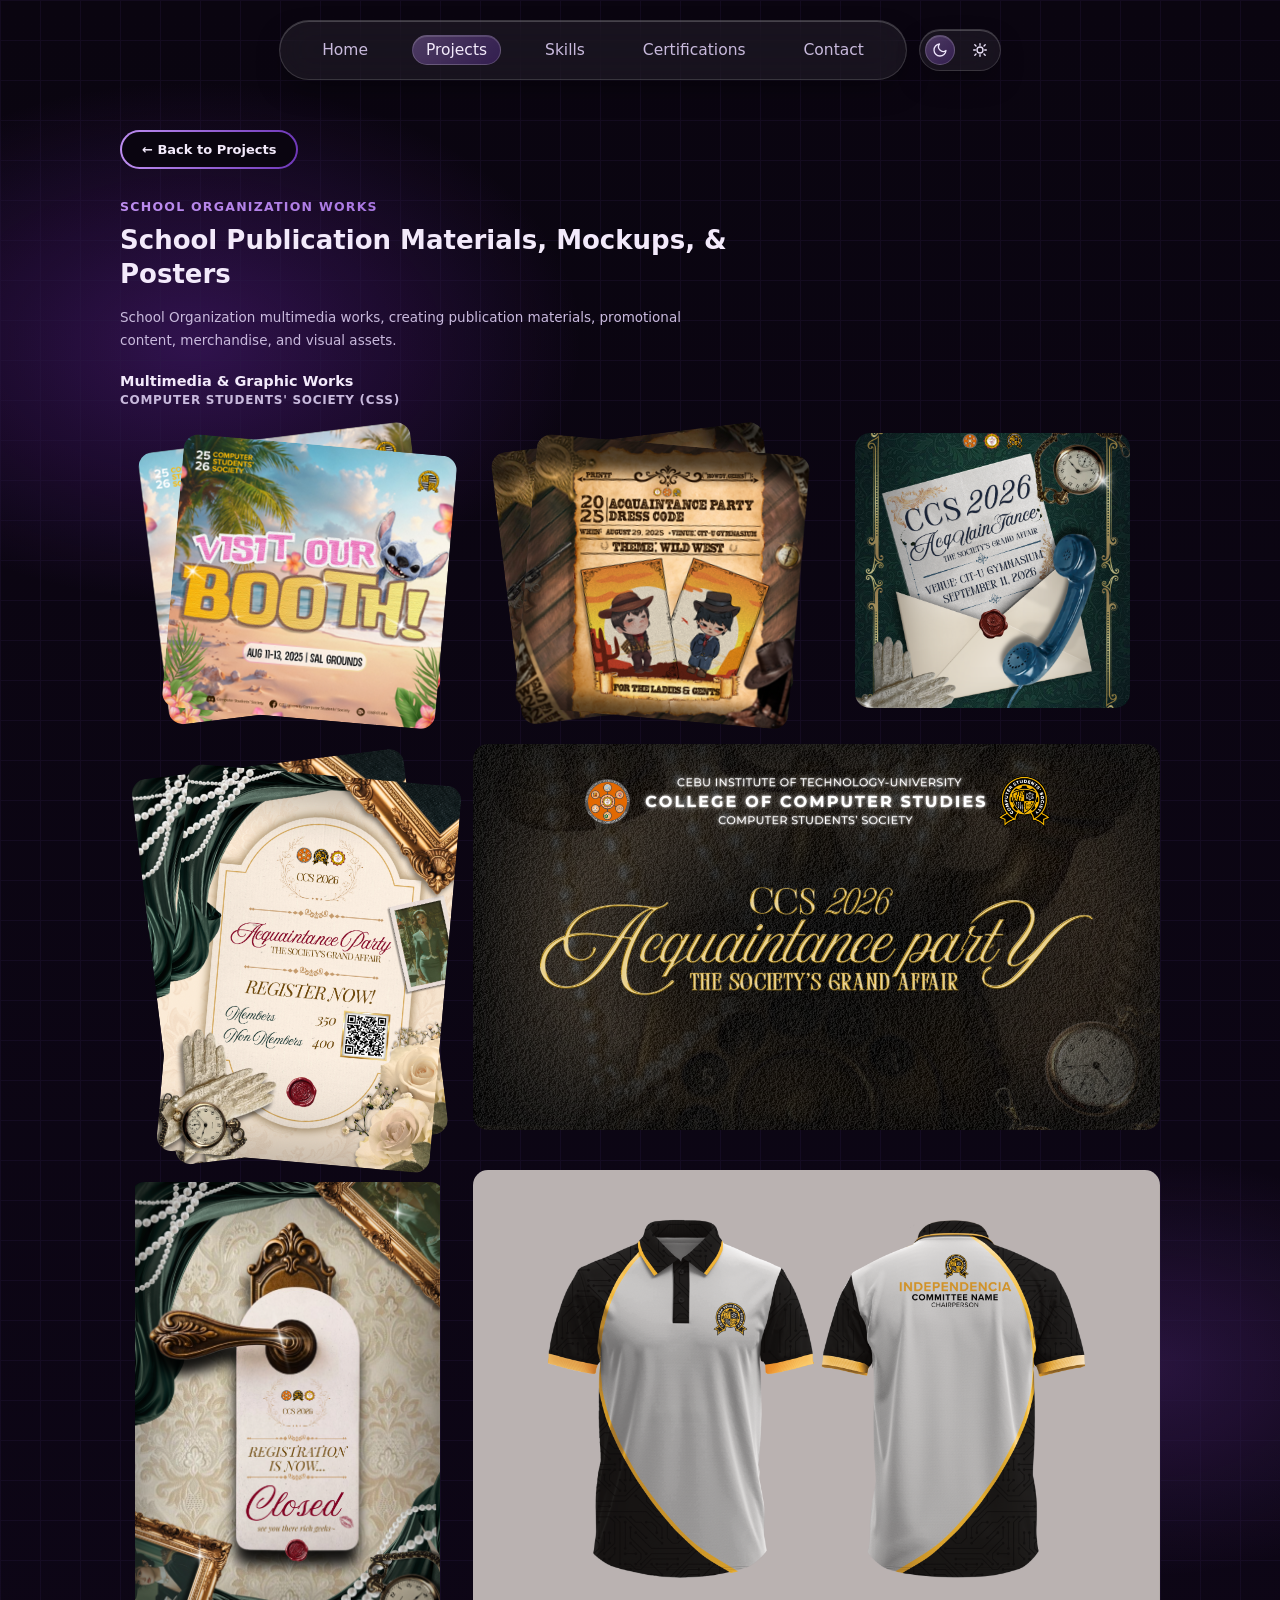
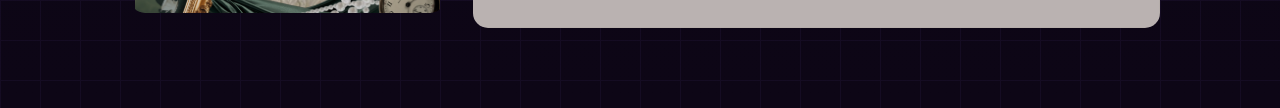
<file: gallery.html>
<!DOCTYPE html>
<html lang="en">
<head>
  <meta charset="UTF-8">
  <meta name="viewport" content="width=device-width, initial-scale=1">
  <meta name="theme-color" content="#0A0510">
  <title>CSS Project Gallery | Davina's Art</title>
  <link rel="icon" type="image/png" sizes="32x32" href="./photos/palette.png">
  <link rel="stylesheet" href="gallery.css">
</head>
<body>
  <header class="site-header">
    <nav aria-label="Main navigation">
      <a href="index.html#home">Home</a>
      <a href="index.html#projects" class="active" aria-current="page">Projects</a>
      <a href="index.html#skills">Skills</a>
      <a href="index.html#certifications">Certifications</a>
      <a href="index.html#contact">Contact</a>
    </nav>
    <div class="nav-toggles" aria-label="Color theme">
      <button class="toggle-btn active" id="darkThemeToggle" type="button" aria-label="Dark mode" aria-pressed="true">
        <svg viewBox="0 0 24 24" stroke-width="2" stroke-linecap="round" stroke-linejoin="round" aria-hidden="true">
          <path d="M21 12.79A9 9 0 1 1 11.21 3 7 7 0 0 0 21 12.79z"/>
        </svg>
      </button>
      <button class="toggle-btn" id="lightThemeToggle" type="button" aria-label="Light mode" aria-pressed="false">
        <svg viewBox="0 0 24 24" stroke-width="2" stroke-linecap="round" stroke-linejoin="round" aria-hidden="true">
          <circle cx="12" cy="12" r="4.5"/>
          <line x1="12" y1="2.5" x2="12" y2="5"/>
          <line x1="12" y1="19" x2="12" y2="21.5"/>
          <line x1="4.2" y1="4.2" x2="6" y2="6"/>
          <line x1="18" y1="18" x2="19.8" y2="19.8"/>
          <line x1="2.5" y1="12" x2="5" y2="12"/>
          <line x1="19" y1="12" x2="21.5" y2="12"/>
          <line x1="4.2" y1="19.8" x2="6" y2="18"/>
          <line x1="18" y1="6" x2="19.8" y2="4.2"/>
        </svg>
      </button>
    </div>
  </header>

  <main class="gallery-wrap">
    <div class="sparkle-layer" aria-hidden="true">
      <span class="sparkle" style="top:6%;left:3%;animation-delay:.3s"><span class="bar-h"></span><span class="bar-v"></span><span class="core"></span></span>
      <span class="sparkle" style="top:9%;left:94%;animation-delay:1.7s"><span class="bar-h"></span><span class="bar-v"></span><span class="core"></span></span>
      <span class="sparkle" style="top:92%;left:5%;animation-delay:2.6s"><span class="bar-h"></span><span class="bar-v"></span><span class="core"></span></span>
      <span class="sparkle" style="top:90%;left:93%;animation-delay:1s"><span class="bar-h"></span><span class="bar-v"></span><span class="core"></span></span>
      <span class="sparkle" style="top:25%;left:2%;animation-delay:2.1s"><span class="bar-h"></span><span class="bar-v"></span><span class="core"></span></span>
      <span class="sparkle" style="top:25%;left:96%;animation-delay:.7s"><span class="bar-h"></span><span class="bar-v"></span><span class="core"></span></span>
      <span class="sparkle" style="top:48%;left:3%;animation-delay:3.2s"><span class="bar-h"></span><span class="bar-v"></span><span class="core"></span></span>
      <span class="sparkle" style="top:48%;left:95%;animation-delay:1.4s"><span class="bar-h"></span><span class="bar-v"></span><span class="core"></span></span>
      <span class="sparkle" style="top:70%;left:2%;animation-delay:2.8s"><span class="bar-h"></span><span class="bar-v"></span><span class="core"></span></span>
      <span class="sparkle" style="top:70%;left:94%;animation-delay:.5s"><span class="bar-h"></span><span class="bar-v"></span><span class="core"></span></span>
      <span class="spark-h" style="top:4%;animation-delay:1.2s"></span>
      <span class="spark-h" style="top:97%;animation-delay:4s"></span>
      <span class="spark-v" style="left:2%;animation-delay:2.4s"></span>
      <span class="spark-v" style="left:97%;animation-delay:5s"></span>
    </div>

    <div class="gallery-inner">
      <a href="index.html#projects" class="back-btn">&larr; Back to Projects</a>

      <span class="eyebrow" id="galleryEyebrow">SCHOOL ORGANIZATION WORKS</span>
      <h1 class="gallery-title" id="galleryHeading">School Publication Materials, Mockups, &amp; Posters</h1>
      <p class="gallery-desc" id="galleryDesc">School Organization multimedia works, creating publication materials, promotional content, merchandise, and visual assets.</p>

      <div class="gallery-meta">
        <span class="gallery-category" id="galleryCategory">Multimedia &amp; Graphic Works</span>
        <span class="gallery-project" id="galleryProjectTitle">COMPUTER STUDENTS' SOCIETY (CSS)</span>
      </div>

      <div class="gallery-grid" id="galleryGrid" aria-label="Project gallery"></div>
    </div>
  </main>

  <dialog class="photo-lightbox" id="photoLightbox" aria-label="Artwork photo viewer">
    <div class="lightbox-panel">
      <div class="lightbox-toolbar">
        <p class="lightbox-counter" id="lightboxCounter" aria-live="polite"></p>
        <div class="lightbox-controls">
          <button type="button" id="closeLightbox" aria-label="Close photo viewer">
            <svg viewBox="0 0 24 24" aria-hidden="true"><path d="m6 6 12 12M18 6 6 18"/></svg>
          </button>
        </div>
      </div>
      <div class="lightbox-viewer" id="lightboxViewer">
        <button type="button" class="lightbox-arrow" id="previousPhoto" aria-label="Previous photo">
          <svg viewBox="0 0 24 24" aria-hidden="true"><path d="m15 4-8 8 8 8"/></svg>
        </button>
        <img class="lightbox-image" id="lightboxImage" alt="">
        <button type="button" class="lightbox-arrow" id="nextPhoto" aria-label="Next photo">
          <svg viewBox="0 0 24 24" aria-hidden="true"><path d="m9 4 8 8-8 8"/></svg>
        </button>
      </div>
      <p class="lightbox-hint">Click the photo to zoom in or out · Scroll to adjust zoom · Drag to pan · Use arrows or swipe to browse</p>
    </div>
  </dialog>

  <script src="gallery.js"></script>
</body>
</html>
</file>
<file: gallery.css>
:root{
  --bg-void: #0A0510;
  --bg-void-2: #0D0616;
  --bg-panel: #170B28;
  --line: #2E1D4A;
  --violet: #9333EA;
  --violet-bright: #A855F7;
  --text-hi: #F3EAFB;
  --text-mid: #C9BADD;
  --grad-a: #BD8DF0;
  --grad-b: #6F38B9;
  --text-low: #8577A0;
  --text-accent: #D4B2F2;
  --violet-deep: #6D28D9;
  --lilac: #C084FC;
  --grad-text-a: #BD8DF0;
  --grad-text-b: #6F38B9;
}

body.light-mode{
  --bg-void: #e6e0f0;
  --bg-void-2: #EFE9F8;
  --bg-panel: #FBF9FD;
  --line: #b4b4b4;
  --text-hi: #241338;
  --text-mid: #5B4A78;
  --text-low: #8577A0;
  --text-accent: #7C3AED;
  --grad-text-a: #9333EA;
  --grad-text-b: #4C1D95;
}

*{ box-sizing: border-box; }
html{ min-height: 100%; }
body{
  min-height: 100vh;
  margin: 0;
  background: var(--bg-void);
  color: var(--text-hi);
  font-family: 'Segoe UI', system-ui, sans-serif;
}
body, body *{
  transition: background-color .35s ease, color .35s ease, border-color .35s ease;
}

.site-header{
  position: fixed;
  top: 20px;
  left: 0;
  right: 0;
  z-index: 10;
  display: flex;
  align-items: center;
  justify-content: center;
  gap: 12px;
  padding: 0 20px;
}
nav{
  display: flex;
  align-items: center;
  gap: 30px;
  padding: 14px 28px;
  border: 1px solid rgba(255,255,255,.14);
  border-radius: 999px;
  background: rgba(255,255,255,.06);
  backdrop-filter: blur(18px);
  -webkit-backdrop-filter: blur(18px);
  box-shadow:
    inset 0 1px 0 rgba(255,255,255,.2),
    0 12px 30px -10px rgba(0,0,0,.5);
  flex: 0 1 auto;
  min-width: 0;
}
.nav-toggles{
  display: flex;
  flex: 0 0 auto;
  align-items: center;
  gap: 10px;
  padding: 5px;
  border: 1px solid rgba(255,255,255,.14);
  border-radius: 999px;
  background: rgba(255,255,255,.06);
  backdrop-filter: blur(18px);
  -webkit-backdrop-filter: blur(18px);
  box-shadow:
    inset 0 1px 0 rgba(255,255,255,.2),
    0 12px 30px -10px rgba(0,0,0,.5);
}
.toggle-btn{
  display: flex;
  width: 30px;
  height: 30px;
  align-items: center;
  justify-content: center;
  padding: 0;
  border: 1px solid transparent;
  border-radius: 50%;
  background: transparent;
  cursor: pointer;
  transition: background .35s ease, border-color .35s ease, box-shadow .35s ease;
}
.toggle-btn.active{
  border-color: rgba(255,255,255,.18);
  background: linear-gradient(135deg, rgba(189,141,240,.32), rgba(111,56,185,.32));
  box-shadow: inset 0 1px 0 rgba(255,255,255,.15);
}
.toggle-btn svg{
  width: 16px;
  height: 16px;
  fill: none;
  stroke: #EDE4FB;
}
body.light-mode nav,
body.light-mode .nav-toggles{
  border-color: rgba(10,5,16,.1);
  background: rgba(10,5,16,.045);
  box-shadow:
    inset 0 1px 0 rgba(255,255,255,.6),
    0 12px 30px -10px rgba(111,56,185,.18);
}
body.light-mode .toggle-btn svg{
  stroke: #6F38B9;
}
body.light-mode .gallery-wrap{
  background:
    radial-gradient(ellipse 600px 400px at 15% 20%, rgba(147,51,234,.11), transparent 65%),
    radial-gradient(ellipse 500px 350px at 90% 80%, rgba(168,85,247,.08), transparent 60%),
    linear-gradient(180deg, var(--bg-void), var(--bg-void-2));
}
body.light-mode .gallery-item{
  background: linear-gradient(145deg, rgba(255,255,255,.78), rgba(251,249,253,.9));
}
body.light-mode .gallery-folder,
body.light-mode .gallery-single{
  background: transparent;
}
body.light-mode .photo-lightbox{
  background: var(--bg-void-2);
}
body.light-mode .lightbox-viewer{
  background:
    radial-gradient(ellipse at center, rgba(147,51,234,.08), transparent 70%),
    rgba(255,255,255,.45);
  border-color: rgba(36,19,56,.12);
}
body.light-mode .lightbox-controls button,
body.light-mode .lightbox-arrow{
  background:
    linear-gradient(var(--bg-void-2), var(--bg-void-2)) padding-box,
    linear-gradient(90deg, var(--grad-a), var(--grad-b)) border-box;
  color: var(--text-hi);
}
body.light-mode .back-btn{
  background:
    linear-gradient(var(--bg-void), var(--bg-void)) padding-box,
    linear-gradient(90deg, var(--grad-a), var(--grad-b)) border-box;
  color: var(--text-hi);
}
nav a{
  position: relative;
  padding: 6px 14px;
  border-radius: 999px;
  color: var(--text-mid);
  font-size: 15.5px;
  font-weight: 500;
  text-decoration: none;
  transition: color .3s ease;
}
nav a::after{
  position: absolute;
  inset: 0;
  z-index: -1;
  border: 1px solid rgba(255,255,255,.18);
  border-radius: 999px;
  background: linear-gradient(135deg, rgba(189,141,240,.32), rgba(111,56,185,.32));
  box-shadow: inset 0 1px 0 rgba(255,255,255,.15);
  content: "";
  transform: scaleX(0);
  transform-origin: left;
  transition: transform .35s ease;
}
nav a:hover,
nav a.active{
  color: var(--text-hi);
}
nav a:hover::after,
nav a.active::after{
  transform: scaleX(1);
}

.gallery-wrap{
  position: relative;
  min-height: 100vh;
  overflow: hidden;
  padding: 130px 40px 80px;
  background:
    radial-gradient(ellipse 600px 400px at 15% 20%, rgba(147,51,234,.28), transparent 65%),
    radial-gradient(ellipse 500px 350px at 90% 80%, rgba(168,85,247,.18), transparent 60%),
    linear-gradient(180deg, var(--bg-void), var(--bg-void-2));
}
.gallery-wrap::before{
  position: absolute;
  inset: 0;
  z-index: 1;
  background-image:
    linear-gradient(var(--line) 1px, transparent 1px),
    linear-gradient(90deg, var(--line) 1px, transparent 1px);
  background-size: 40px 40px;
  content: "";
  opacity: .26;
}
.gallery-inner{
  position: relative;
  z-index: 2;
  max-width: 1040px;
  margin: 0 auto;
  animation: gallery-reveal .95s cubic-bezier(.22,.9,.32,1) both;
}
@keyframes gallery-reveal{
  from{ opacity: 0; transform: translateY(26px); }
  to{ opacity: 1; transform: translateY(0); }
}

.sparkle-layer{
  position: absolute;
  inset: 0;
  z-index: 1;
  overflow: hidden;
  pointer-events: none;
}
.sparkle{
  position: absolute;
  width: 34px;
  height: 34px;
  opacity: 0;
  animation: twinkle 2s ease-in-out infinite;
}
.sparkle .bar-h{
  position: absolute;
  top: 50%;
  left: 0;
  width: 100%;
  height: 1.2px;
  background: linear-gradient(90deg, transparent, #9333EA 45%, #6D28D9 50%, #9333EA 55%, transparent);
  transform: translateY(-50%);
}
.sparkle .bar-v{
  position: absolute;
  top: 0;
  left: 50%;
  width: 1.2px;
  height: 100%;
  background: linear-gradient(180deg, transparent, #9333EA 45%, #6D28D9 50%, #9333EA 55%, transparent);
  transform: translateX(-50%);
}
.sparkle .core{
  position: absolute;
  top: 50%;
  left: 50%;
  width: 5px;
  height: 5px;
  border-radius: 50%;
  background: #fff;
  box-shadow: 0 0 6px 2px rgba(233,213,255,.9), 0 0 12px 4px rgba(147,51,234,.45);
  transform: translate(-50%,-50%);
}
@keyframes twinkle{
  0%,100%{ opacity: 0; transform: scale(.5) rotate(0deg); }
  50%{ opacity: 1; transform: scale(1) rotate(6deg); }
}
.spark-h,
.spark-v{
  position: absolute;
  opacity: 0;
  filter: blur(.4px);
}
.spark-h{
  left: -80px;
  width: 70px;
  height: 2px;
  background: linear-gradient(90deg, transparent, #E9D5FF, transparent);
  animation: travel-x 4s ease-in-out infinite;
}
@keyframes travel-x{
  0%{ left: -80px; opacity: 0; }
  12%{ opacity: 1; }
  45%{ opacity: 1; }
  58%{ opacity: 0; }
  100%{ left: 110%; opacity: 0; }
}
.spark-v{
  top: -70px;
  width: 2px;
  height: 60px;
  background: linear-gradient(180deg, transparent, #E9D5FF, transparent);
  animation: travel-y 5s ease-in-out infinite;
}
@keyframes travel-y{
  0%{ top: -70px; opacity: 0; }
  14%{ opacity: 1; }
  48%{ opacity: 1; }
  60%{ opacity: 0; }
  100%{ top: 110%; opacity: 0; }
}

.back-btn{
  display: inline-block;
  margin-bottom: 30px;
  padding: 10px 20px;
  border: 2px solid transparent;
  border-radius: 999px;
  background:
    linear-gradient(var(--bg-void), var(--bg-void)) padding-box,
    linear-gradient(90deg, var(--grad-a), var(--grad-b)) border-box;
  color: var(--text-hi);
  font-size: 13px;
  font-weight: 600;
  text-decoration: none;
  transition: transform .25s ease, box-shadow .25s ease;
}
.back-btn:hover{
  transform: translateY(-3px);
  box-shadow: 0 14px 28px -10px rgba(111,56,185,.6);
}
.eyebrow{
  display: block;
  margin-bottom: 10px;
  background: linear-gradient(90deg, var(--grad-a), var(--grad-b));
  background-clip: text;
  color: transparent;
  font-size: 12.5px;
  font-weight: 700;
  letter-spacing: .1em;
  -webkit-background-clip: text;
}
.gallery-title{
  max-width: 620px;
  margin: 0 0 14px;
  color: var(--text-hi);
  font-size: 26px;
  font-weight: 800;
  line-height: 1.3;
}
.gallery-desc{
  max-width: 620px;
  margin: 0 0 22px;
  color: var(--text-mid);
  font-size: 13.5px;
  line-height: 1.7;
}
.gallery-meta{
  display: flex;
  flex-direction: column;
  gap: 4px;
  margin-bottom: 26px;
}
.gallery-category{
  color: var(--text-hi);
  font-size: 14.5px;
  font-weight: 700;
}
.gallery-project{
  color: var(--text-mid);
  font-size: 12px;
  font-weight: 700;
  letter-spacing: .06em;
}
.gallery-grid{
  display: grid;
  grid-template-columns: repeat(3, minmax(0, 1fr));
  gap: 18px;
}
.gallery-item:nth-child(4),
.gallery-item:nth-child(5){
  margin-top: 18px;
}
.gallery-item{
  display: flex;
  min-height: 210px;
  align-items: center;
  justify-content: center;
  padding: 24px;
  border: 1px solid var(--line);
  border-radius: 14px;
  background: linear-gradient(145deg, rgba(31,17,54,.78), rgba(23,11,40,.9));
  text-align: center;
}
.gallery-folder{
  display: block;
  min-height: 0;
  padding: 0;
  border: 0;
  border-radius: 0;
  background: transparent;
  box-shadow: none;
  text-align: left;
}
.gallery-single{
  display: block;
  min-height: 0;
  padding: 0;
  border: 0;
  border-radius: 0;
  background: transparent;
  box-shadow: none;
}
.gallery-single-photo{
  position: relative;
  isolation: isolate;
  display: block;
  width: 82%;
  margin: 0 auto;
  padding: 0;
  aspect-ratio: 1;
  border: 0;
  border-radius: 15px;
  background: transparent;
  cursor: pointer;
  transition: transform .45s cubic-bezier(.22,.9,.32,1);
}
.gallery-single-photo img{
  display: block;
  width: 100%;
  height: 100%;
  border-radius: inherit;
  object-fit: cover;
}
.gallery-single-natural .gallery-single-photo{
  width: 100%;
}
.gallery-single-natural .gallery-single-photo img{
  object-fit: contain;
}
.gallery-single-wide{
  grid-column: 2 / span 2;
  grid-row: 2;
}
.gallery-single-wide-right{
  grid-column: 2 / span 2;
  grid-row: 3;
}
.gallery-single-portrait{
  grid-column: 1;
  grid-row: 3;
}
.gallery-single-wide .gallery-single-photo,
.gallery-single-wide-right .gallery-single-photo{
  width: 100%;
  margin: 0;
}
.gallery-single-portrait .gallery-single-photo{
  width: 94%;
  height: 94%;
  margin: 0 auto;
  aspect-ratio: auto;
  transform: translateY(12px);
}
.gallery-single-photo:hover{
  transform: translateY(-12px) scale(1.035);
}
.folder-heading{
  display: flex;
  align-items: center;
  justify-content: space-between;
  gap: 12px;
  margin-bottom: 12px;
}
.folder-heading strong{
  color: var(--text-hi);
  font-size: 15px;
}
.folder-stage{
  position: relative;
  width: 100%;
  aspect-ratio: 1.25;
  isolation: isolate;
}
.gallery-folder-portrait .folder-stage{
  aspect-ratio: .82;
}
.gallery-folder-portrait .folder-photo{
  width: 82%;
}
.folder-photo{
  position: absolute;
  isolation: isolate;
  top: 50%;
  left: 12%;
  z-index: 1;
  width: 82%;
  aspect-ratio: 1;
  height: auto;
  padding: 0;
  border: 0;
  border-radius: 15px;
  background: transparent;
  opacity: 1;
  cursor: pointer;
  transform: translateY(-50%) rotate(-7deg) translate(-3%, 2%);
  transition:
    left .65s cubic-bezier(.22,.9,.32,1),
    top .65s cubic-bezier(.22,.9,.32,1),
    width .65s cubic-bezier(.22,.9,.32,1),
    height .65s cubic-bezier(.22,.9,.32,1),
    transform .65s cubic-bezier(.22,.9,.32,1),
    opacity .35s ease;
}
.folder-photo-1{
  z-index: 2;
  left: 12%;
  transform: translateY(-50%) rotate(5deg) translate(5%, 5%);
}
.folder-photo img{
  display: block;
  width: 100%;
  height: 100%;
  border-radius: inherit;
  object-fit: cover;
}
.folder-photo:focus-visible{
  outline: 3px solid var(--violet-bright);
  outline-offset: 3px;
}
.folder-photo:hover{
  z-index: 3;
  transform: translateY(calc(-50% - 12px)) rotate(0deg) scale(1.035);
}
.gallery-item span{
  color: var(--text-mid);
  font-size: 13px;
  letter-spacing: .04em;
}
.gallery-item strong{
  display: block;
  margin-bottom: 8px;
  color: var(--text-hi);
  font-size: 15px;
}
.back-btn:focus-visible,
nav a:focus-visible,
.folder-photo:focus-visible{
  outline: 2px solid var(--violet-bright);
  outline-offset: 4px;
}

.photo-lightbox{
  width: min(96vw, 1280px);
  max-width: none;
  max-height: 94dvh;
  padding: 0;
  overflow: auto;
  border: 1px solid rgba(189,141,240,.35);
  border-radius: 20px;
  background: var(--bg-void-2);
  color: var(--text-hi);
  box-shadow: 0 24px 90px rgba(0,0,0,.65);
}
.photo-lightbox::backdrop{
  background: rgba(5,2,9,.86);
  backdrop-filter: blur(10px);
}
.lightbox-panel{ padding: 16px; }
.lightbox-toolbar{
  display: flex;
  align-items: center;
  justify-content: space-between;
  gap: 16px;
  margin-bottom: 12px;
}
.lightbox-counter{
  color: var(--text-mid);
  font-size: 13px;
  font-weight: 700;
}
.lightbox-controls{
  display: flex;
  align-items: center;
  gap: 8px;
}
.lightbox-controls button,
.lightbox-arrow{
  display: grid;
  min-width: 40px;
  min-height: 40px;
  width: 40px;
  height: 40px;
  place-items: center;
  border: 2px solid transparent;
  border-radius: 50%;
  background:
    linear-gradient(var(--bg-void), var(--bg-void)) padding-box,
    linear-gradient(90deg, var(--grad-a), var(--grad-b)) border-box;
  color: var(--text-hi);
  font: inherit;
  font-size: 19px;
  cursor: pointer;
  padding: 0;
  transition: transform .3s ease, box-shadow .3s ease, filter .3s ease;
}
.lightbox-controls button:hover,
.lightbox-arrow:hover{
  filter: brightness(1.2);
  box-shadow: 0 8px 18px -8px rgba(111,56,185,.75);
  transform: scale(1.06);
}
#closeLightbox{
  display: grid;
  place-items: center;
}
#closeLightbox svg{
  width: 23px;
  height: 23px;
  fill: none;
  stroke: currentColor;
  stroke-width: 4;
  stroke-linecap: round;
  stroke-linejoin: round;
}
.lightbox-arrow svg{
  width: 21px;
  height: 21px;
  fill: none;
  stroke: currentColor;
  stroke-width: 3.5;
  stroke-linecap: round;
  stroke-linejoin: round;
}
.lightbox-viewer{
  position: relative;
  display: flex;
  width: 100%;
  height: min(72dvh, 720px);
  min-height: 220px;
  align-items: center;
  justify-content: center;
  gap: 12px;
  overflow: hidden;
  border: 1px solid rgba(255,255,255,.1);
  border-radius: 14px;
  background:
    radial-gradient(ellipse at center, rgba(147,51,234,.12), transparent 70%),
    rgba(0,0,0,.35);
  touch-action: pan-y;
}
.lightbox-image{
  display: block;
  max-width: calc(100% - 112px);
  max-height: calc(72dvh - 24px);
  object-fit: contain;
  user-select: none;
  -webkit-user-drag: none;
  transition: transform .18s ease-out;
  touch-action: none;
}
.lightbox-arrow{ flex: 0 0 40px; }
.lightbox-hint{
  margin: 11px 0 0;
  color: var(--text-mid);
  font-size: 11px;
  text-align: center;
}

@media (max-width: 640px){
  .site-header{
    top: 10px;
    flex-direction: column;
    gap: 8px;
    padding: 0 12px;
  }
  .gallery-wrap{ padding: 110px 20px 60px; }
  nav{ max-width: 100%; gap: 2px; padding: 8px; overflow-x: auto; scrollbar-width: none; }
  nav::-webkit-scrollbar{ display: none; }
  nav a{ flex: 0 0 auto; padding: 6px 8px; font-size: 11px; white-space: nowrap; }
  .gallery-grid{ grid-template-columns: 1fr; }
  .gallery-single-wide,
  .gallery-single-wide-right,
  .gallery-single-portrait{
    grid-column: auto;
    grid-row: auto;
  }
  .gallery-item{ min-height: 180px; }
  .gallery-folder{ min-height: 0; }
  .gallery-single{ min-height: 0; }
  .gallery-single-portrait .gallery-single-photo{
    height: auto;
    aspect-ratio: 4961 / 7016;
    transform: none;
  }
  .folder-photo{ border-radius: 11px; }
  .gallery-single-photo,
  .gallery-single-photo img{ border-radius: 11px; }
  .folder-photo img{ border-radius: inherit; }
  .lightbox-panel{ padding: 10px; }
  .lightbox-toolbar{ align-items: center; gap: 8px; }
  .lightbox-counter{ font-size: 11px; }
  .lightbox-controls{ flex: 0 0 auto; gap: 4px; }
  .lightbox-controls button,
  .lightbox-arrow{
    min-width: 32px;
    min-height: 32px;
    width: 32px;
    height: 32px;
  }
  .lightbox-viewer{ height: min(62dvh, 560px); min-height: 220px; }
  .lightbox-image{ max-width: calc(100% - 24px); max-height: calc(62dvh - 24px); }
  .lightbox-arrow{
    position: absolute;
    z-index: 1;
    top: 50%;
    transform: translateY(-50%);
  }
  .lightbox-arrow:hover{ transform: translateY(-50%) scale(1.06); }
  #previousPhoto{ left: 8px; }
  #nextPhoto{ right: 8px; }
}
@media (max-width: 380px){
  .lightbox-toolbar{ align-items: flex-start; flex-direction: column; }
  .lightbox-controls{ align-self: flex-end; }
  .lightbox-viewer{ height: min(56dvh, 440px); }
  .lightbox-image{ max-height: calc(56dvh - 24px); }
}
@media (prefers-reduced-motion: reduce){
  .folder-photo,
  .lightbox-image{
    transition: none;
  }
  .folder-photo{
    transition:
      transform .45s cubic-bezier(.22,.9,.32,1);
  }
}
@media (prefers-reduced-motion: reduce){
  .sparkle, .spark-h, .spark-v{ animation: none; opacity: .35; }
  *, *::before, *::after{ scroll-behavior: auto !important; }
}
</file>
